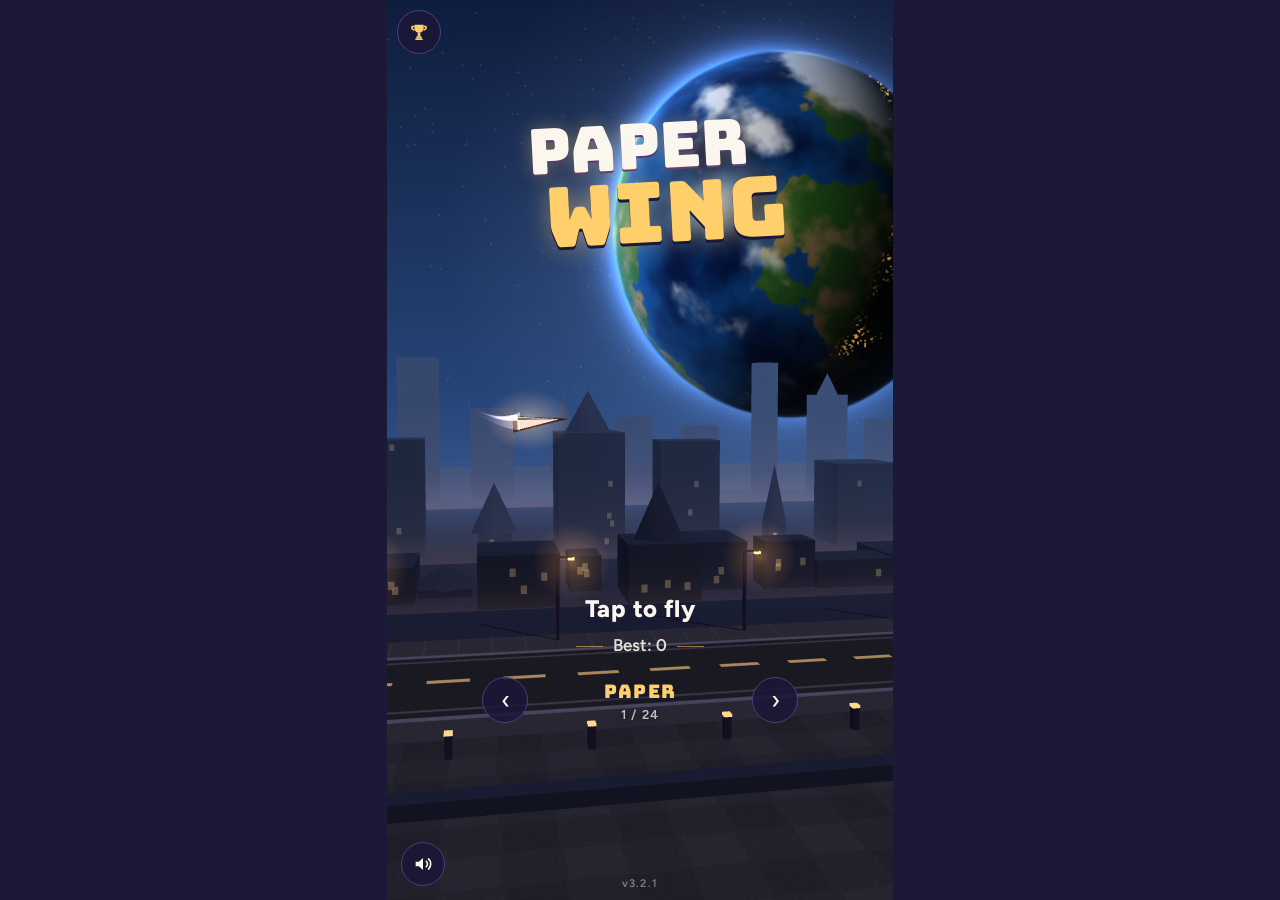
<file: index.html>
<!doctype html>
<html lang="en" translate="no" class="notranslate">
<head>
<meta charset="utf-8">
<meta name="google" content="notranslate">
<meta name="viewport" content="width=device-width, initial-scale=1, viewport-fit=cover, user-scalable=no">
<title>Paper Wing</title>
<meta name="description" content="Guide a paper plane between frozen clock towers under a giant black hole.">
<meta name="theme-color" content="#1b1838">
<link rel="manifest" href="manifest.webmanifest">
<link rel="icon" type="image/png" sizes="192x192" href="icons/icon-v2-192.png">
<link rel="apple-touch-icon" href="icons/apple-touch-icon-v2.png">
<meta name="apple-mobile-web-app-capable" content="yes">
<meta name="mobile-web-app-capable" content="yes">
<meta name="apple-mobile-web-app-status-bar-style" content="black-translucent">
<meta name="apple-mobile-web-app-title" content="Paper Wing">
<style>
  @font-face { font-family: "Bungee"; src: url("fonts/bungee-latin-400-normal.woff2") format("woff2"); font-weight: 400; font-display: swap; }
  /* v3.1.6: Türkçe büyük harfler (İ, Ş, Ğ) için genişletilmiş Latin alt kümesi — sadece bu harfler gerekince indirilir */
  @font-face { font-family: "Bungee"; src: url("fonts/bungee-latin-ext-400-normal.woff2") format("woff2"); font-weight: 400; font-display: swap; unicode-range: U+0100-02BA, U+02BD-02C5, U+02C7-02CC, U+02CE-02D7, U+02DD-02FF, U+1E00-1E9F, U+2020, U+20A0-20AB, U+20AD-20C0, U+2113; }
  @font-face { font-family: "Figtree"; src: url("fonts/figtree-latin-400-normal.woff2") format("woff2"); font-weight: 400; font-display: swap; }
  @font-face { font-family: "Figtree"; src: url("fonts/figtree-latin-600-normal.woff2") format("woff2"); font-weight: 600; font-display: swap; }
  @font-face { font-family: "Figtree"; src: url("fonts/figtree-latin-800-normal.woff2") format("woff2"); font-weight: 800; font-display: swap; }
  /* Tek dünya: alacakaranlıkta donmuş şehir, bu kez üç boyutlu. Tema bilinçli olarak koyu. */
  :root {
    --ink: #1b1838;
    --dusk: #5a3a6e;
    --paper: #fbf7ef;
    --glow: #ffcf6b;
    --panel: rgba(27, 24, 56, 0.86);
    --panel-edge: #4a3f7a;
    --font-display: "Bungee", "Impact", "Arial Black", sans-serif;
    --font-body: "Figtree", "Segoe UI", system-ui, sans-serif;
    color-scheme: dark;
  }
  *, *::before, *::after { box-sizing: border-box; }
  [hidden] { display: none !important; }
  html, body { height: 100%; }
  body {
    margin: 0; background: var(--ink); color: var(--paper); font-family: var(--font-body);
    overflow: hidden; overscroll-behavior: none; -webkit-tap-highlight-color: transparent;
    user-select: none; -webkit-user-select: none;
  }
  #stage { position: fixed; inset: 0; display: grid; place-items: center; background: var(--ink); touch-action: none; }
  #wrap { position: relative; }
  #game { display: block; touch-action: none; }
  #hud { position: absolute; inset: 0; pointer-events: none; }
  #score {
    /* v3.0.3: tekrar üstte (tam ekranda gök cisimleri aşağı indiği için artık kapatmıyor) */
    position: absolute; top: max(1.6%, env(safe-area-inset-top, 0px)); left: 0; right: 0; text-align: center;
    font-family: var(--font-display); font-size: clamp(36px, 10.5vmin, 62px); color: var(--paper);
    text-shadow: 0 3px 0 var(--ink), 0 0 18px rgba(255, 207, 107, 0.35);
    font-variant-numeric: tabular-nums;
    transform-origin: 50% 60%;
  }
  #flash { position: absolute; inset: 0; background: var(--paper); opacity: 0; }
  #ver { position: absolute; bottom: 1.2%; left: 0; right: 0; text-align: center; font: 600 11px/1 var(--font-body); letter-spacing: .12em; color: var(--paper); opacity: .45; }
  #ui { position: fixed; inset: 0; touch-action: none; }
  #fallback { position: fixed; inset: 0; display: grid; place-items: center; padding-inline: 24px; text-align: center; background: var(--ink); }
  #fallback[hidden] { display: none; }
</style>
<link rel="preload" href="fonts/anton-latin-400-normal.woff2" as="font" type="font/woff2" crossorigin>
<link rel="stylesheet" href="ui.css">
</head>
<body>
<!-- v2.5: FYST açılış logosu (intro.js) — yükleme biter bitmez oynar, dokununca atlanır -->
<div id="intro" style="position:fixed;inset:0;background:#000;z-index:1000"><div id="introFlash"></div><div id="introLogo"><canvas id="introCv"></canvas><div class="introStar s1"></div><div class="introStar s2"></div><div class="introStar s3"></div></div></div>
<script src="intro.js"></script>

<div id="stage">
  <div id="wrap">
    <canvas id="game" aria-label="Paper Wing game"></canvas>
    <div id="hud"><div id="score" hidden></div><div id="flash"></div><div id="ver"></div></div>
  </div>
</div>
<div id="ui"></div>
<p id="fallback" hidden>This device can't run 3D graphics (WebGL).</p>

<script src="three.min.js"></script>
<script>
  window.KK = window.KK || {};
  // Her güncellemede bunu ve sw.js'deki VERSION'ı birlikte artır
  KK.APP_VERSION = '3.2.1';
  KK.W = 360; KK.H = 640; KK.GROUND_Y = 584;
  KK.PALETTE = { skyTop:'#1b1838', skyMid:'#5a3a6e', skyLow:'#e9825a', sun:'#ffcf6b', cityFar:'#3a2f5c', cityNear:'#26203f', tower:'#2e2852', towerEdge:'#4a3f7a', clockFace:'#f3ead8', clockInk:'#1b1838', paper:'#fbf7ef', paperShade:'#d9d0c0', ground:'#171430', groundTop:'#3d335f', glow:'#ffcf6b', text:'#fbf7ef' };
</script>
<!-- game.js ve ui.js 2D sürümden geldi; çizim modülü 3D ile değiştirildi -->
<script src="game.js"></script>
<script src="render3d.js"></script>
<script src="music.js"></script>
<script src="online.js"></script>
<script src="sfxburger.js"></script>
<script src="ui.js"></script>
<script>
(function () {
  var canvas = document.getElementById('game');
  if (!window.THREE) { document.getElementById('fallback').hidden = false; return; }

  // v2.5: daha keskin gezegenler için çözünürlük sınırı 1.75 → 2.0 (piksel yükü 2.0²/1.75² = +%31).
  // Koruma: oynarken ilk 180 karenin ortalaması 50 fps altındaysa sınır 1.5'e iner (1.5²/1.75² = −%26).
  // v3.0: kademeli otomatik kalite. Her 180 karelik ölçümde ortalama < 50 fps ise bir kademe iner:
  //   0: DPR 2.0 + gölge → 1: DPR 1.5 (piksel −%44) → 2: DPR 1.25 (−%61) → 3: DPR 1.25 + gölgeler kapalı
  // Seçilen kademe cihazda saklanır, sonraki açılışta oradan başlar (her seferinde baştan yavaşlamasın).
  var PERF_KEY = 'kk.perf', LV_DPR = [2.0, 1.5, 1.25, 1.25];
  var perfLv = 0; try { perfLv = Math.max(0, Math.min(3, parseInt(localStorage.getItem(PERF_KEY), 10) || 0)); } catch (e) { /* yoksay */ }
  var dprCap = LV_DPR[perfLv], perfN = 0, perfMs = 0, perfDone = perfLv >= 3;
  function resize() {
    var dpr = Math.min(window.devicePixelRatio || 1, dprCap); // 3D'de piksel yükünü sınırla (v2.5: 2.0, yavaş cihazda 1.5)
    var scale = Math.min(window.innerWidth / KK.W, window.innerHeight / KK.H);
    var cssW = Math.floor(KK.W * scale), cssH = Math.floor(KK.H * scale);
    // v3.0: telefon ekranı 9:16'dan uzunsa (çoğu telefon ~9:20) tüm ekranı kapla — üst/alt şeritler kalkar.
    // En fazla 9:22'ye kadar uzar (daha uzun ekranlarda küçük şerit kalır). Geniş ekranda (PC) eski çerçeve.
    if (window.innerHeight / window.innerWidth > KK.H / KK.W) { cssW = window.innerWidth; cssH = Math.min(window.innerHeight, Math.floor(cssW * 22 / 9)); }
    canvas.style.width = cssW + 'px'; canvas.style.height = cssH + 'px';
    document.getElementById('wrap').style.width = cssW + 'px';
    document.getElementById('wrap').style.height = cssH + 'px';
    KK.Render3D.resize(cssW, cssH, dpr);
  }

  var state = KK.Game.create();
  try { KK.Render3D.init(canvas, document.getElementById('hud')); }
  catch (err) { document.getElementById('fallback').hidden = false; return; }
  if (perfLv >= 3 && KK.Render3D.lowPower) KK.Render3D.lowPower();
  window.addEventListener('resize', resize);
  resize();

  KK.UI.init({
    root: document.getElementById('ui'),
    canvas: canvas,
    getState: function () { return state; },
    onFlap: function () { KK.Game.flap(state); },
    onRestart: function () { KK.Game.reset(state, KK.UI.startOpts ? KK.UI.startOpts() : null); }   // v2.2: son checkpoint'ten
  });
  if (KK.UI.startOpts) KK.Game.reset(state, KK.UI.startOpts());   // açılışta da kayıtlı checkpoint'ten başla

  var verEl = document.getElementById('ver');
  verEl.textContent = 'v' + KK.APP_VERSION;
  var last = performance.now(), hitStop = 0;
  function frame(now) {
    var rawMs = now - last;
    var dt = Math.min(rawMs / 1000, 1 / 30);
    last = now;
    var paused = KK.UI.isPaused && KK.UI.isPaused();   // v2.0: durdurulmuşken oyun donar
    // v2.1: çarpma anında 80 ms "hit-stop" — darbe hissedilsin diye oyun bir an donar
    if (hitStop > 0) { hitStop -= dt; paused = true; }
    if (!paused) {
      KK.Game.update(state, dt);
      if (state.events.indexOf('bump') >= 0 || state.events.indexOf('hit') >= 0) hitStop = 0.08;
      else if (state.events.indexOf('shield') >= 0) hitStop = 0.05;   // v2.5: kalkan patlayınca daha kısa bir duraklama
    }
    if (!perfDone && state.mode === 'playing' && !paused && rawMs < 250) {
      perfN++; perfMs += rawMs;
      if (perfN >= 180) {
        if (1000 * perfN / perfMs < 50) {
          perfLv++; dprCap = LV_DPR[perfLv]; resize();
          if (perfLv >= 3 && KK.Render3D.lowPower) KK.Render3D.lowPower();
          try { localStorage.setItem(PERF_KEY, String(perfLv)); } catch (e) { /* yoksay */ }
          perfDone = perfLv >= 3;
        } else perfDone = true;            // yeterince akıcı → ölçüm biter
        perfN = 0; perfMs = 0;
      }
    }
    state.best = KK.UI.getBest();
    if (KK.UI.skinFor) KK.Render3D.setSkin(KK.UI.skinFor(state.mode));
    KK.Render3D.draw(state, paused ? 0 : dt, dt);
    KK.UI.handleEvents(state.events, state);
    KK.UI.update(state);
    state.events.length = 0;
    var vh = state.mode !== 'ready'; if (verEl.hidden !== vh) verEl.hidden = vh;   // v3.0: DOM'a sadece değişince yaz
    // Yeni sürüm indirildiyse: oyun ortasında değil, ana ekrandayken sessizce yenile
    if (KK.updateReady && state.mode === 'ready') { KK.updateReady = false; location.reload(); return; }
    requestAnimationFrame(frame);
  }
  // ---- Test modu: linkin sonuna #bot eklenince otomatik pilot + fps sayacı ----
  var BOT = location.hash === '#bot';
  var fpsEl = null, fpsN = 0, fpsT = performance.now();
  if (BOT) {
    fpsEl = document.createElement('div');
    fpsEl.style.cssText = 'position:fixed;left:8px;bottom:8px;z-index:9;padding:4px 8px;border-radius:6px;background:rgba(27,24,56,.8);color:#ffcf6b;font:600 13px/1.2 monospace;pointer-events:none';
    document.body.appendChild(fpsEl);
  }
  function bot(now) {
    fpsN++;
    if (now - fpsT >= 1000) {
      fpsEl.textContent = fpsN + ' fps · ' + renderer() + ' · score ' + state.score;
      fpsN = 0; fpsT = now;
    }
    var p = state.plane;
    if (state.mode === 'dead') { if (state.modeTime > 1.2) KK.Game.reset(state); return; }
    var g = state.gates.find(function (g) { return g.x + g.w > p.x - 15; });
    var target = g ? g.gapY + 16 : 320;
    if (state.mode === 'ready' || (p.y > target && p.vy > -40)) KK.Game.flap(state);
  }
  var glName = null;
  function renderer() {
    if (glName) return glName;
    try {
      var gl = canvas.getContext('webgl2') || canvas.getContext('webgl');
      var ext = gl && gl.getExtension('WEBGL_debug_renderer_info');
      glName = ext ? String(gl.getParameter(ext.UNMASKED_RENDERER_WEBGL)).replace(/^ANGLE \(|\)$/g, '').slice(0, 48) : 'WebGL';
    } catch (e) { glName = 'WebGL'; }
    return glName;
  }
  if (BOT) {
    var inner = frame;
    frame = function (now) { bot(now); inner(now); };
  }
  requestAnimationFrame(frame);
  KK.__state = function () { return state; };
})();
</script>
<script>
  // Çevrimdışı çalışma + "Uygulamayı yükle" için service worker
  if ('serviceWorker' in navigator) {
    // İlk kurulumda zaten yeni sürüm açık; sonraki bir güncelleme devreye girince ana ekranda yenile
    var hadController = !!navigator.serviceWorker.controller;
    navigator.serviceWorker.addEventListener('controllerchange', function () {
      if (hadController) window.KK.updateReady = true;
      hadController = true;
    });
    window.addEventListener('load', function () {
      navigator.serviceWorker.register('sw.js').then(function (reg) {
        // v1.5: uygulama arka plandan öne gelince de güncelleme sor (tam kapatmaya gerek kalmasın)
        document.addEventListener('visibilitychange', function () {
          if (document.visibilityState === 'visible') reg.update().catch(function () {});
        });
        setInterval(function () { reg.update().catch(function () {}); }, 30 * 60 * 1000);
      }).catch(function () {});
    });
  }
</script>
</body>
</html>
</file>
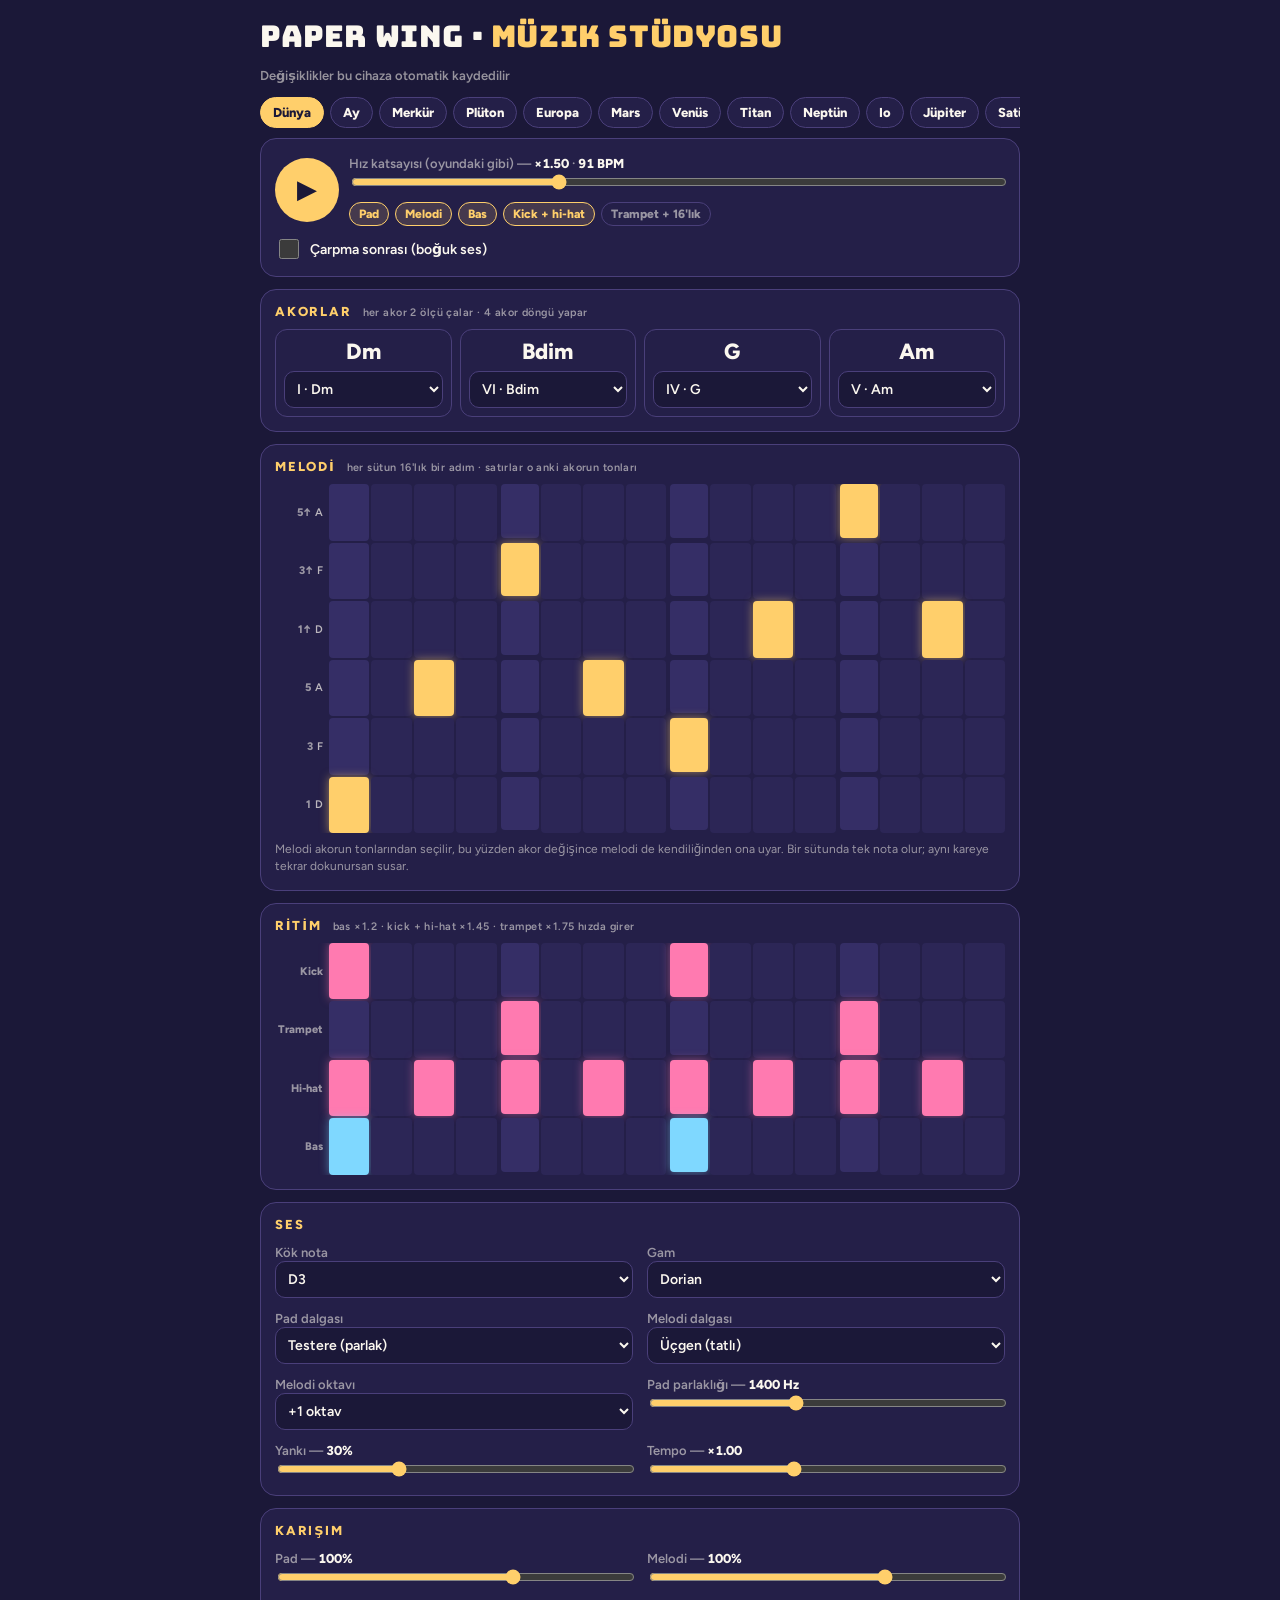
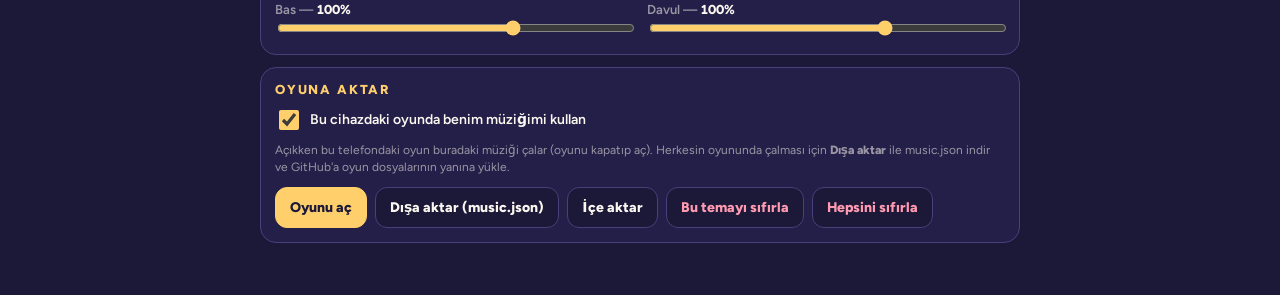
<file: editor.html>
<!doctype html>
<html lang="tr" translate="no" class="notranslate">
<head>
<meta charset="utf-8">
<meta name="viewport" content="width=device-width, initial-scale=1, viewport-fit=cover">
<meta name="google" content="notranslate">
<title>Paper Wing · Müzik Stüdyosu</title>
<link rel="icon" href="icons/icon-192.png">
<style>
  @font-face { font-family: "Bungee"; src: url("fonts/bungee-latin-400-normal.woff2") format("woff2"); font-display: swap; }
  @font-face { font-family: "Figtree"; src: url("fonts/figtree-latin-400-normal.woff2") format("woff2"); font-weight: 400; font-display: swap; }
  @font-face { font-family: "Figtree"; src: url("fonts/figtree-latin-600-normal.woff2") format("woff2"); font-weight: 600; font-display: swap; }
  @font-face { font-family: "Figtree"; src: url("fonts/figtree-latin-800-normal.woff2") format("woff2"); font-weight: 800; font-display: swap; }
  :root {
    --ink: #1b1838; --ink2: #241f48; --dusk: #5a3a6e; --paper: #fbf7ef; --glow: #ffcf6b; --edge: #4a3f7a;
    --dim: rgba(251, 247, 239, .55); --cell: #2c2656; --on: #ffcf6b; --play: #6fd8e0;
    --font-display: "Bungee", "Arial Black", sans-serif; --font-body: "Figtree", system-ui, sans-serif;
    color-scheme: dark;
  }
  * { box-sizing: border-box; }
  html, body { margin: 0; background: var(--ink); color: var(--paper); font-family: var(--font-body); -webkit-tap-highlight-color: transparent; }
  body { padding: max(12px, env(safe-area-inset-top)) 16px 40px; }
  .wrap { max-width: 760px; margin: 0 auto; }
  header { display: flex; align-items: baseline; justify-content: space-between; gap: 12px; flex-wrap: wrap; margin: 4px 0 12px; }
  h1 { margin: 0; font-family: var(--font-display); font-weight: 400; font-size: clamp(20px, 6vw, 30px); letter-spacing: .02em; }
  h1 span { color: var(--glow); }
  .status { font-size: 13px; font-weight: 600; color: var(--dim); }
  .status.ok { color: #7ff0b0; }
  h2 { margin: 0 0 10px; font-size: 13px; font-weight: 800; letter-spacing: .14em; text-transform: uppercase; color: var(--glow); }
  h2 small { font-weight: 600; letter-spacing: .04em; text-transform: none; color: var(--dim); margin-left: 6px; }
  .card { background: var(--ink2); border: 1px solid var(--edge); border-radius: 16px; padding: 14px; margin: 0 0 12px; }
  .chips { display: flex; gap: 6px; overflow-x: auto; padding: 2px 0 10px; scrollbar-width: thin; }
  .chip { flex: none; padding: 8px 12px; border-radius: 999px; border: 1px solid var(--edge); background: var(--ink2); color: var(--paper);
          font: 800 13px/1 var(--font-body); cursor: pointer; white-space: nowrap; }
  .chip.on { background: var(--glow); color: var(--ink); border-color: var(--glow); }
  .chip .dot { display: inline-block; width: 6px; height: 6px; border-radius: 50%; background: #ff7ab0; margin-left: 6px; vertical-align: middle; }
  .row { display: flex; align-items: center; gap: 10px; flex-wrap: wrap; }
  .play { width: 64px; height: 64px; border-radius: 50%; border: 0; background: var(--glow); color: var(--ink); font-size: 26px; cursor: pointer; flex: none; }
  .play.on { background: var(--play); }
  .grow { flex: 1 1 200px; min-width: 0; }
  label { font-size: 13px; font-weight: 600; color: var(--dim); }
  input[type=range] { width: 100%; accent-color: var(--glow); }
  .val { font-weight: 800; color: var(--paper); font-variant-numeric: tabular-nums; }
  .pills { display: flex; gap: 6px; flex-wrap: wrap; margin-top: 8px; }
  .pill { padding: 4px 9px; border-radius: 999px; font-size: 12px; font-weight: 800; border: 1px solid var(--edge); color: var(--dim); }
  .pill.on { background: rgba(255, 207, 107, .15); border-color: var(--glow); color: var(--glow); }
  .toggle { display: inline-flex; align-items: center; gap: 8px; font-size: 14px; font-weight: 600; color: var(--paper); cursor: pointer; }
  .toggle input { width: 20px; height: 20px; accent-color: var(--glow); }
  .chords { display: grid; grid-template-columns: repeat(4, 1fr); gap: 8px; }
  .chord { border: 1px solid var(--edge); border-radius: 12px; padding: 8px; text-align: center; transition: background .15s; }
  .chord.now { background: rgba(111, 216, 224, .16); border-color: var(--play); }
  .chord b { display: block; font-family: var(--font-body); font-weight: 800; font-size: 22px; margin-bottom: 6px; }
  select { width: 100%; padding: 8px; border-radius: 10px; border: 1px solid var(--edge); background: var(--ink); color: var(--paper); font: 600 14px var(--font-body); }
  .gridwrap { overflow-x: auto; }
  .grid { display: grid; grid-template-columns: 52px repeat(16, minmax(0, 1fr)); gap: 2px; }
  .grid .cell:nth-child(17n + 6), .grid .cell:nth-child(17n + 10), .grid .cell:nth-child(17n + 14) { margin-left: 2px; }
  .grid .lab { font-size: 11px; font-weight: 800; color: var(--dim); display: flex; align-items: center; justify-content: flex-end; padding-right: 4px; white-space: nowrap; }
  .grid .lab em { font-style: normal; color: var(--paper); margin-left: 4px; font-weight: 600; opacity: .7; }
  .cell { aspect-ratio: 1 / 1.4; border-radius: 4px; background: var(--cell); border: 0; padding: 0; cursor: pointer; }
  .cell.beat { background: #352e66; }
  .cell.on { background: var(--on); box-shadow: 0 0 10px rgba(255, 207, 107, .55); }
  .cell.drum.on { background: #ff7ab0; box-shadow: 0 0 10px rgba(255, 122, 176, .5); }
  .cell.bass.on { background: #7fd8ff; box-shadow: 0 0 10px rgba(127, 216, 255, .5); }
  .cell.head { outline: 2px solid var(--play); outline-offset: -2px; }
  .hint { font-size: 12px; color: var(--dim); margin: 8px 0 0; line-height: 1.45; }
  .two { display: grid; grid-template-columns: 1fr 1fr; gap: 10px 14px; }
  @media (max-width: 480px) { .two { grid-template-columns: 1fr; } .chords { grid-template-columns: repeat(2, 1fr); } }
  .btns { display: flex; gap: 8px; flex-wrap: wrap; }
  .btn { padding: 11px 14px; border-radius: 12px; border: 1px solid var(--edge); background: var(--ink); color: var(--paper); font: 800 14px var(--font-body); cursor: pointer; text-decoration: none; }
  .btn.main { background: var(--glow); color: var(--ink); border-color: var(--glow); }
  .btn.warn { color: #ff9ab0; }
  button:focus-visible, select:focus-visible, input:focus-visible, a:focus-visible { outline: 3px solid var(--glow); outline-offset: 2px; }
</style>
</head>
<body>
<div class="wrap">
  <header>
    <h1>Paper Wing · <span>Müzik Stüdyosu</span></h1>
    <div class="status" id="status">Değişiklikler bu cihaza otomatik kaydedilir</div>
  </header>

  <div class="chips" id="chips" role="tablist" aria-label="Gök cismi"></div>

  <section class="card">
    <div class="row">
      <button class="play" id="play" aria-label="Çal">▶</button>
      <div class="grow">
        <label for="mult">Hız katsayısı (oyundaki gibi) — <span class="val" id="multV">×1.50</span> · <span class="val" id="bpmV">91 BPM</span></label>
        <input type="range" id="mult" min="1" max="2.6" step="0.05" value="1.5">
        <div class="pills" id="pills"></div>
      </div>
    </div>
    <div class="row" style="margin-top:10px">
      <label class="toggle"><input type="checkbox" id="fire"> Çarpma sonrası (boğuk ses)</label>
    </div>
  </section>

  <section class="card">
    <h2>Akorlar <small>her akor 2 ölçü çalar · 4 akor döngü yapar</small></h2>
    <div class="chords" id="chords"></div>
  </section>

  <section class="card">
    <h2>Melodi <small>her sütun 16'lık bir adım · satırlar o anki akorun tonları</small></h2>
    <div class="gridwrap"><div class="grid" id="melody"></div></div>
    <p class="hint">Melodi akorun tonlarından seçilir, bu yüzden akor değişince melodi de kendiliğinden ona uyar. Bir sütunda tek nota olur; aynı kareye tekrar dokunursan susar.</p>
  </section>

  <section class="card">
    <h2>Ritim <small>bas ×1.2 · kick + hi-hat ×1.45 · trampet ×1.75 hızda girer</small></h2>
    <div class="gridwrap"><div class="grid" id="drums"></div></div>
  </section>

  <section class="card">
    <h2>Ses</h2>
    <div class="two">
      <div><label for="root">Kök nota</label><select id="root"></select></div>
      <div><label for="scale">Gam</label><select id="scale"></select></div>
      <div><label for="pad">Pad dalgası</label><select id="pad"></select></div>
      <div><label for="arpW">Melodi dalgası</label><select id="arpW"></select></div>
      <div><label for="oct">Melodi oktavı</label><select id="oct"><option value="0">Kök oktav</option><option value="12">+1 oktav</option><option value="24">+2 oktav</option><option value="36">+3 oktav</option></select></div>
      <div><label for="cut">Pad parlaklığı — <span class="val" id="cutV"></span></label><input type="range" id="cut" min="300" max="3000" step="50"></div>
      <div><label for="rev">Yankı — <span class="val" id="revV"></span></label><input type="range" id="rev" min="0" max="0.9" step="0.05"></div>
      <div><label for="tempo">Tempo — <span class="val" id="tempoV"></span></label><input type="range" id="tempo" min="0.6" max="1.6" step="0.05"></div>
    </div>
  </section>

  <section class="card">
    <h2>Karışım</h2>
    <div class="two" id="mix"></div>
  </section>

  <section class="card">
    <h2>Oyuna aktar</h2>
    <label class="toggle"><input type="checkbox" id="use"> Bu cihazdaki oyunda benim müziğimi kullan</label>
    <p class="hint">Açıkken bu telefondaki oyun buradaki müziği çalar (oyunu kapatıp aç). Herkesin oyununda çalması için <b>Dışa aktar</b> ile music.json indir ve GitHub'a oyun dosyalarının yanına yükle.</p>
    <div class="btns" style="margin-top:10px">
      <a class="btn main" href="index.html">Oyunu aç</a>
      <button class="btn" id="export">Dışa aktar (music.json)</button>
      <button class="btn" id="importBtn">İçe aktar</button>
      <input type="file" id="importFile" accept="application/json,.json" hidden>
      <button class="btn warn" id="resetOne">Bu temayı sıfırla</button>
      <button class="btn warn" id="resetAll">Hepsini sıfırla</button>
    </div>
  </section>
</div>

<script src="music.js"></script>
<script>
(function () {
  'use strict';
  var Mu = KK.Music, $ = function (id) { return document.getElementById(id); };
  // v2.6: oyundaki yeni sıra (render3d.js ORDER ile aynı)
  var NAMES = ['Dünya', 'Ay', 'Merkür', 'Plüton', 'Europa', 'Mars', 'Venüs', 'Titan', 'Neptün', 'Io', 'Jüpiter', 'Satürn', 'Uranüs', 'Güneş',
               'Alpha Centauri', 'Oort', 'Betelgeuse', 'Orion', 'Andromeda', 'Samanyolu', 'Yaratılış Sütunları', 'Yengeç', 'Pulsar', 'TON 618'];
  var themes, cur = 0, ctx = null, engine = null, playing = false;

  // ---- Kayıt ----
  function save() {
    try {
      localStorage.setItem(Mu.LOCAL_KEY, JSON.stringify({ version: 1, themes: themes }));
      if (localStorage.getItem(Mu.USE_KEY) === null) { localStorage.setItem(Mu.USE_KEY, '1'); $('use').checked = true; }
      $('status').textContent = 'Kaydedildi ✓'; $('status').className = 'status ok';
    } catch (e) { $('status').textContent = 'Kaydedilemedi (tarayıcı depolaması kapalı)'; $('status').className = 'status'; }
    if (engine) engine.setThemes(themes);
    renderChips();
  }
  function edited(i) { return JSON.stringify(themes[i]) !== JSON.stringify(Mu.normalize(Mu.DEFAULTS[i], i)); }

  // ---- Ses (oyundakiyle aynı zincir: ön kazanç → yumuşak doyum → sınırlayıcı) ----
  function ensureAudio() {
    if (ctx) { if (ctx.state !== 'running') ctx.resume(); return; }
    var AC = window.AudioContext || window.webkitAudioContext;
    ctx = new AC();
    var master = ctx.createGain(), pre = ctx.createGain(), drive = ctx.createWaveShaper(), lim = ctx.createDynamicsCompressor();
    pre.gain.value = 1.6;   // v2.6: oyundaki yumuşatılmış sürüşle aynı (1.6 · tanh 1.2)
    var n = 1024, curve = new Float32Array(n), k = 1.2;
    for (var i = 0; i < n; i++) { var x = i / (n - 1) * 2 - 1; curve[i] = Math.tanh(k * x) / Math.tanh(k); }
    drive.curve = curve; drive.oversample = '2x';
    lim.threshold.value = -9; lim.knee.value = 4; lim.ratio.value = 16; lim.attack.value = 0.002; lim.release.value = 0.18;
    master.connect(pre); pre.connect(drive); drive.connect(lim); lim.connect(ctx.destination);
    var len = ctx.sampleRate, noise = ctx.createBuffer(1, len, ctx.sampleRate), d = noise.getChannelData(0);
    for (i = 0; i < len; i++) d[i] = Math.random() * 2 - 1;
    var ir = ctx.createBuffer(2, ctx.sampleRate * 3, ctx.sampleRate);
    for (var ch = 0; ch < 2; ch++) { var c2 = ir.getChannelData(ch); for (i = 0; i < c2.length; i++) c2[i] = (Math.random() * 2 - 1) * Math.pow(1 - i / c2.length, 3); }
    var conv = ctx.createConvolver(); conv.buffer = ir; var wet = ctx.createGain(); wet.gain.value = 0.55; conv.connect(wet); wet.connect(master);
    engine = Mu.create({ ctx: ctx, out: master, noise: noise, reverb: conv, vol: 0.24, themes: themes });
    engine.onStep = function (b, chord, t) {
      setTimeout(function () { if (playing) playhead(b, chord); }, Math.max(0, (t - ctx.currentTime) * 1000));
    };
  }
  function push() {
    if (!engine) return;
    engine.update({ mode: 'playing', mult: +$('mult').value, fireOut: $('fire').checked, hush: false, on: playing, want: cur });
  }
  $('play').onclick = function () {
    ensureAudio();
    playing = !playing;
    $('play').textContent = playing ? '■' : '▶'; $('play').classList.toggle('on', playing);
    $('play').setAttribute('aria-label', playing ? 'Durdur' : 'Çal');
    if (playing) { engine.jump(cur); engine.start(); } else { engine.stop(); playhead(-1, -1); }
    push();
  };

  // ---- Görünüm ----
  function renderChips() {
    var box = $('chips'); box.innerHTML = '';
    NAMES.forEach(function (n, i) {
      var b = document.createElement('button');
      b.className = 'chip' + (i === cur ? ' on' : ''); b.setAttribute('role', 'tab'); b.setAttribute('aria-selected', i === cur);
      b.innerHTML = n + (edited(i) ? '<span class="dot" title="Düzenlendi"></span>' : '');
      b.onclick = function () { cur = i; renderAll(); if (engine) { engine.jump(cur); push(); } };
      box.appendChild(b);
    });
  }
  function opt(sel, items, val) {
    sel.innerHTML = items.map(function (it) { return '<option value="' + it[0] + '"' + (String(it[0]) === String(val) ? ' selected' : '') + '>' + it[1] + '</option>'; }).join('');
  }
  var ROMAN = ['I', 'II', 'III', 'IV', 'V', 'VI', 'VII'];
  function renderChords() {
    var T = themes[cur], box = $('chords'); box.innerHTML = '';
    T.prog.forEach(function (d, k) {
      var div = document.createElement('div'); div.className = 'chord'; div.id = 'ch' + k;
      div.innerHTML = '<b>' + Mu.chordName(T, d) + '</b>';
      var s = document.createElement('select'); s.setAttribute('aria-label', (k + 1) + '. akor');
      opt(s, ROMAN.map(function (r, i) { return [i, r + ' · ' + Mu.chordName(T, i)]; }), d);
      s.onchange = function () { T.prog[k] = +s.value; save(); renderChords(); renderMelody(); };
      div.appendChild(s); box.appendChild(div);
    });
  }
  var TONE_LAB = ['1', '3', '5', '1↑', '3↑', '5↑'];
  function cells(box, rows, cls, isOn, onTap) {
    box.innerHTML = '';
    rows.forEach(function (r) {
      var l = document.createElement('div'); l.className = 'lab'; l.innerHTML = r.label; box.appendChild(l);
      for (var s = 0; s < 16; s++) (function (s) {
        var c = document.createElement('button');
        c.className = 'cell ' + cls + (s % 4 === 0 ? ' beat' : '') + (isOn(r, s) ? ' on' : '');
        c.dataset.step = s; c.setAttribute('aria-label', r.name + ', adım ' + (s + 1));
        c.setAttribute('aria-pressed', isOn(r, s));
        c.onclick = function () { onTap(r, s); };
        box.appendChild(c);
      })(s);
    });
  }
  function renderMelody() {
    var T = themes[cur], tones = Mu.chordTones(T, T.prog[0]);
    var rows = [5, 4, 3, 2, 1, 0].map(function (k) {
      return { k: k, name: 'Ton ' + TONE_LAB[k], label: TONE_LAB[k] + '<em>' + Mu.noteName(T.root + T.oct + tones[k]).replace(/\d+$/, '') + '</em>' };
    });
    cells($('melody'), rows, 'mel', function (r, s) { return T.arp[s] === r.k; }, function (r, s) {
      T.arp[s] = T.arp[s] === r.k ? -1 : r.k; save(); renderMelody();
    });
  }
  function renderDrums() {
    var T = themes[cur];
    var rows = [{ key: 'kick', name: 'Kick', label: 'Kick', cls: 'drum' }, { key: 'snare', name: 'Trampet', label: 'Trampet', cls: 'drum' },
                { key: 'hat', name: 'Hi-hat', label: 'Hi-hat', cls: 'drum' }, { key: 'bass', name: 'Bas', label: 'Bas', cls: 'bass' }];
    var box = $('drums'); box.innerHTML = '';
    rows.forEach(function (r) {
      var l = document.createElement('div'); l.className = 'lab'; l.textContent = r.label; box.appendChild(l);
      for (var s = 0; s < 16; s++) (function (s) {
        var on = T[r.key].indexOf(s) >= 0, c = document.createElement('button');
        c.className = 'cell ' + r.cls + (s % 4 === 0 ? ' beat' : '') + (on ? ' on' : '');
        c.dataset.step = s; c.setAttribute('aria-label', r.name + ', adım ' + (s + 1)); c.setAttribute('aria-pressed', on);
        c.onclick = function () {
          var a = T[r.key], i = a.indexOf(s);
          if (i >= 0) a.splice(i, 1); else { a.push(s); a.sort(function (x, y) { return x - y; }); }
          save(); renderDrums();
        };
        box.appendChild(c);
      })(s);
    });
  }
  function renderSound() {
    var T = themes[cur], roots = [];
    for (var m = 28; m <= 59; m++) roots.push([m, Mu.noteName(m)]);
    opt($('root'), roots, T.root);
    opt($('scale'), Object.keys(Mu.SCALES).map(function (k) { return [k, Mu.SCALE_NAMES[k]]; }), T.scale);
    var waves = [['sine', 'Sinüs (yumuşak)'], ['triangle', 'Üçgen (tatlı)'], ['sawtooth', 'Testere (parlak)'], ['square', 'Kare (oyunsu)']];
    opt($('pad'), waves, T.pad); opt($('arpW'), waves, T.arpW);
    $('oct').value = String(T.oct);
    $('cut').value = T.cut; $('cutV').textContent = T.cut + ' Hz';
    $('rev').value = T.rev; $('revV').textContent = Math.round(T.rev * 100) + '%';
    $('tempo').value = T.tempo || 1; showTempo();
    var mix = $('mix'); mix.innerHTML = '';
    [['pad', 'Pad'], ['arp', 'Melodi'], ['bass', 'Bas'], ['drums', 'Davul']].forEach(function (p) {
      var w = document.createElement('div');
      w.innerHTML = '<label>' + p[1] + ' — <span class="val">' + Math.round(T.mix[p[0]] * 100) + '%</span></label><input type="range" min="0" max="1.5" step="0.05" value="' + T.mix[p[0]] + '" aria-label="' + p[1] + ' sesi">';
      var r = w.querySelector('input'), v = w.querySelector('.val');
      r.oninput = function () { T.mix[p[0]] = +r.value; v.textContent = Math.round(r.value * 100) + '%'; };
      r.onchange = save;
      mix.appendChild(w);
    });
  }
  ['root', 'scale', 'pad', 'arpW', 'oct'].forEach(function (id) {
    $(id).onchange = function () {
      var T = themes[cur], v = $(id).value;
      T[id] = (id === 'root' || id === 'oct') ? +v : v;
      save(); renderChords(); renderMelody();
    };
  });
  $('cut').oninput = function () { themes[cur].cut = +$('cut').value; $('cutV').textContent = $('cut').value + ' Hz'; };
  $('cut').onchange = save;
  $('rev').oninput = function () { themes[cur].rev = +$('rev').value; $('revV').textContent = Math.round($('rev').value * 100) + '%'; };
  $('rev').onchange = save;
  // v2.6: tema temposu (çarpan). Oyunda BPM = (72 + 38·(hız − 1)) · tempo
  function showTempo() {
    var tp = themes[cur].tempo || 1, k = +$('mult').value;
    $('tempoV').textContent = '×' + tp.toFixed(2);
    $('bpmV').textContent = Math.round((72 + 38 * (k - 1)) * tp) + ' BPM';
  }
  $('tempo').oninput = function () { themes[cur].tempo = +$('tempo').value; showTempo(); };
  $('tempo').onchange = save;

  function renderPills() {
    var k = +$('mult').value;
    $('multV').textContent = '×' + k.toFixed(2); $('bpmV').textContent = Math.round((72 + 38 * (k - 1)) * ((themes && themes[cur] && themes[cur].tempo) || 1)) + ' BPM';
    $('pills').innerHTML = [['Pad', 1], ['Melodi', 1], ['Bas', 1.2], ['Kick + hi-hat', 1.45], ['Trampet + 16\'lık', 1.75]].map(function (p) {
      return '<span class="pill' + (k >= p[1] ? ' on' : '') + '">' + p[0] + '</span>';
    }).join('');
  }
  $('mult').oninput = function () { renderPills(); push(); };
  $('fire').onchange = push;

  // Çalma kafası: o anki adım ve akor vurgulanır
  function playhead(b, chord) {
    document.querySelectorAll('.cell.head').forEach(function (c) { c.classList.remove('head'); });
    document.querySelectorAll('.chord.now').forEach(function (c) { c.classList.remove('now'); });
    if (b < 0) return;
    document.querySelectorAll('.cell[data-step="' + b + '"]').forEach(function (c) { c.classList.add('head'); });
    var ch = $('ch' + chord); if (ch) ch.classList.add('now');
  }

  // ---- Dışa / içe aktarma, sıfırlama ----
  $('export').onclick = function () {
    var blob = new Blob([JSON.stringify({ version: 1, themes: themes }, null, 1)], { type: 'application/json' });
    var plain = function () {
      var a = document.createElement('a'); a.href = URL.createObjectURL(blob); a.download = 'music.json';
      document.body.appendChild(a); a.click(); setTimeout(function () { URL.revokeObjectURL(a.href); a.remove(); }, 500);
    };
    // Claude içinde açıldıysa indirme izni ile, değilse normal indirme
    if (window.claude && window.claude.use) {
      window.claude.use('downloads').then(function (ns) {
        if (!ns) return plain();
        ns.save({ filename: 'music.json', data: blob }).then(function () { $('status').textContent = 'music.json kaydedildi ✓'; $('status').className = 'status ok'; }, function () {});
      }, plain);
    } else plain();
  };
  $('importBtn').onclick = function () { $('importFile').click(); };
  $('importFile').onchange = function () {
    var f = this.files[0]; if (!f) return;
    f.text().then(function (txt) {
      var data = JSON.parse(txt); themes = Mu.normalizeAll(data.themes); save(); renderAll();
      $('status').textContent = 'İçe aktarıldı ✓';
    }).catch(function () { $('status').textContent = 'Dosya okunamadı'; $('status').className = 'status'; });
  };
  // v2.6: onay penceresi yerine iki kez basma (bazı ortamlarda confirm() hiç açılmıyor)
  function twice(btn, fn) {
    var label = btn.textContent, armed = false, tm = 0;
    btn.onclick = function () {
      if (!armed) { armed = true; btn.textContent = 'Emin misin? Tekrar bas'; tm = setTimeout(function () { armed = false; btn.textContent = label; }, 3000); return; }
      clearTimeout(tm); armed = false; btn.textContent = label; fn();
    };
  }
  twice($('resetOne'), function () { themes[cur] = Mu.normalize(Mu.DEFAULTS[cur], cur); save(); renderAll(); });
  twice($('resetAll'), function () { themes = Mu.normalizeAll(null); save(); renderAll(); });
  $('use').onchange = function () { try { localStorage.setItem(Mu.USE_KEY, $('use').checked ? '1' : '0'); } catch (e) {} };

  function renderAll() { renderChips(); renderChords(); renderMelody(); renderDrums(); renderSound(); renderPills(); }

  // Başlangıç: bu cihazdaki kayıt varsa o, yoksa yayınlanmış/varsayılan temalar
  var loc = Mu.readLocal();
  try { $('use').checked = localStorage.getItem(Mu.USE_KEY) !== '0'; } catch (e) {}
  (loc && loc.themes ? Promise.resolve(Mu.normalizeAll(loc.themes)) : Mu.load()).then(function (list) { themes = list; renderAll(); });
})();
</script>
</body>
</html>
</file>
<file: ui.css>
@charset "UTF-8";
/* Kağıt Kanat — arayüz katmanları
   Renkler yalnızca index.html değişkenlerinden: --ink --paper --glow --dusk --panel --panel-edge */

.kk-ui {
  --kk-x: 0px;
  --kk-y: 0px;
  --kk-w: 100vw;
  --kk-h: 100vh;
  --kk-r: 0px;
  --kk-ease: cubic-bezier(.2, .8, .2, 1);
  font-family: var(--font-body);
  color: var(--paper);
  -webkit-touch-callout: none;
  user-select: none;
  -webkit-user-select: none;
  cursor: pointer;
}

/* Canvas'ın ekrandaki dikdörtgenine hizalı çerçeve (JS konumlar) */
.kk-frame {
  position: absolute;
  left: var(--kk-x);
  top: var(--kk-y);
  width: var(--kk-w);
  height: var(--kk-h);
  container-type: size;
  pointer-events: none;
}

/* ---------- Ortak katman geçişi ---------- */
.kk-layer {
  position: absolute;
  inset: 0;
  opacity: 0;
  visibility: hidden;          /* gizliyken tıklanamaz ve odaklanamaz */
  pointer-events: none;
  transition: opacity .28s ease, visibility 0s linear .28s;
}
.kk-layer.is-on {
  opacity: 1;
  visibility: visible;
  transition: opacity .28s ease, visibility 0s;
}

/* ---------- Hazır ekranı ---------- */
.kk-ready > * {
  position: absolute;
  left: 0;
  right: 0;
  margin: 0;
  text-align: center;
}

.kk-eyebrow {
  top: max(9%, calc(env(safe-area-inset-top, 0px) + 12px - var(--kk-y)));
  font-size: 13px;
  font-size: clamp(11px, 3.4cqw, 15px);
  font-weight: 600;
  letter-spacing: .22em;
  text-transform: uppercase;
  color: var(--glow);
  opacity: .85;
}

.kk-title {
  top: 13%;
  font-family: var(--font-display);
  font-weight: 400;
  line-height: .92;
  letter-spacing: .01em;
  transform: rotate(-3deg);
  transform-origin: 50% 50%;
  transition: transform .5s var(--kk-ease);
}
.kk-title span { display: block; }
.kk-title-a {
  font-size: 44px;
  font-size: clamp(34px, 12.5cqw, 64px);
  color: var(--paper);
  text-shadow:
    0 2px 0 var(--dusk),
    0 0 18px rgba(255, 207, 107, .35);           /* --glow */
  text-shadow:
    0 2px 0 var(--dusk),
    0 0 18px color-mix(in srgb, var(--glow) 35%, transparent);
}
.kk-title-b {
  font-size: 58px;
  font-size: clamp(44px, 16.5cqw, 84px);
  color: var(--glow);
  margin-left: .6em;                               /* kanat gibi hafif kayık */
  text-shadow:
    0 3px 0 var(--ink),
    0 0 26px rgba(255, 207, 107, .45);
  text-shadow:
    0 3px 0 var(--ink),
    0 0 26px color-mix(in srgb, var(--glow) 45%, transparent);
}
.kk-ready:not(.is-on) .kk-title { transform: rotate(-3deg) translateY(-14px); }

.kk-tap {
  top: 66%;
  font-size: 20px;
  font-size: clamp(17px, 5.4cqw, 24px);
  font-weight: 800;
  letter-spacing: .02em;
  text-shadow: 0 2px 8px var(--ink);
  animation: kk-pulse 1.6s ease-in-out infinite;
}

.kk-ready-best {
  top: calc(66% + 2.4em);
  font-size: 15px;
  font-size: clamp(13px, 4cqw, 17px);
  font-weight: 600;
  font-variant-numeric: tabular-nums;
}
.kk-ready-best::before,
.kk-ready-best::after {
  content: "";
  display: inline-block;
  width: 1.6em;
  height: 1px;
  margin: 0 .6em;
  vertical-align: middle;
  background: var(--glow);
  opacity: .6;
}
.kk-ready-best {
  color: var(--paper);
  opacity: .9;
}

@keyframes kk-pulse {
  0%, 100% { opacity: .55; transform: scale(.98); }
  50%      { opacity: 1;   transform: scale(1.02); }
}

/* ---------- Ölüm paneli ---------- */
.kk-dead {
  display: flex;
  flex-direction: column;
  align-items: center;
  justify-content: center;
  gap: 18px;
  padding: 0 16px;
  background: radial-gradient(ellipse at 50% 45%, rgba(27, 24, 56, .15), rgba(27, 24, 56, .6));
  background: radial-gradient(ellipse at 50% 45%,
    color-mix(in srgb, var(--ink) 15%, transparent),
    color-mix(in srgb, var(--ink) 60%, transparent));
}

/* Kağıt kart: çizgili defter yaprağı + kıvrık köşe */
.kk-card {
  position: relative;
  box-sizing: border-box;
  width: min(84%, 300px);
  padding: 26px 22px 22px;
  text-align: center;
  color: var(--ink);
  background-color: var(--paper);
  background-image: repeating-linear-gradient(
    to bottom,
    transparent 0 27px,
    rgba(90, 58, 110, .14) 27px 28px);            /* --dusk çizgiler */
  background-image: repeating-linear-gradient(
    to bottom,
    transparent 0 27px,
    color-mix(in srgb, var(--dusk) 14%, transparent) 27px 28px);
  border-radius: 3px;
  box-shadow:
    0 1px 0 var(--panel-edge),
    0 18px 40px rgba(27, 24, 56, .55);
  box-shadow:
    0 1px 0 var(--panel-edge),
    0 18px 40px color-mix(in srgb, var(--ink) 55%, transparent);
  clip-path: polygon(0 0, calc(100% - 28px) 0, 100% 28px, 100% 100%, 0 100%);
  transform: rotate(-1.5deg);
  transition: transform .45s var(--kk-ease);
}
/* Kıvrık köşe (kartın kesilen köşesinin katlanmış hali) */
.kk-card::after {
  content: "";
  position: absolute;
  top: 0;
  right: 0;
  width: 28px;
  height: 28px;
  background: linear-gradient(225deg, transparent 50%, var(--glow) 50%);
  background: linear-gradient(225deg, transparent 50%,
    color-mix(in srgb, var(--glow) 55%, var(--paper)) 50%);
}
.kk-dead:not(.is-on) .kk-card {
  transform: translateY(26px) rotate(-5deg) scale(.96);
}

.kk-card-title {
  margin: 0 0 10px;
  font-family: var(--font-display);
  font-weight: 400;
  font-size: 34px;
  font-size: clamp(28px, 9.5cqw, 40px);
  line-height: 1;
  color: var(--dusk);
}

.kk-label {
  margin: 0;
  font-size: 12px;
  font-weight: 800;
  letter-spacing: .24em;
  text-transform: uppercase;
  color: var(--dusk);
}

.kk-score {
  margin: 0;
  font-family: var(--font-display);
  font-size: 72px;
  font-size: clamp(60px, 21cqw, 96px);
  line-height: 1.05;
  color: var(--ink);
  font-variant-numeric: tabular-nums;
}

.kk-card-best {
  margin: 2px 0 18px;
  font-size: 16px;
  font-weight: 600;
  color: var(--ink);
  font-variant-numeric: tabular-nums;
}

/* "Yeni rekor!" damgası (başlığın üstünde, sadece rekor olunca yer kaplar) */
.kk-badge {
  display: none;
  margin: -6px 0 10px;
  padding: 5px 12px 4px;
  font-family: var(--font-display);
  font-size: 14px;
  letter-spacing: .03em;
  color: var(--ink);
  background: var(--glow);
  border: 2px solid var(--ink);
  border-radius: 3px;
  transform: rotate(-6deg);
}
.kk-badge.is-on { display: inline-block; }
.kk-dead.is-on .kk-badge.is-on { animation: kk-stamp .4s var(--kk-ease) .3s both; }

@keyframes kk-stamp {
  from { opacity: 0; transform: rotate(-14deg) scale(1.8); }
  to   { opacity: 1; transform: rotate(-6deg) scale(1); }
}

/* ---------- Butonlar ---------- */
.kk-btn {
  pointer-events: auto;
  font: inherit;
  cursor: pointer;
  touch-action: manipulation;
  -webkit-tap-highlight-color: transparent;
}
.kk-btn:focus { outline: none; }
.kk-btn:focus-visible {
  outline: 3px solid var(--glow);
  outline-offset: 3px;
}

.kk-again {
  display: block;
  width: 100%;
  min-height: 52px;
  padding: 12px 18px;
  border: 0;
  border-radius: 999px;
  font-family: var(--font-display);
  font-size: 20px;
  letter-spacing: .02em;
  color: var(--paper);
  background: var(--ink);
  box-shadow: inset 0 -3px 0 var(--dusk), 0 0 0 2px var(--ink);
  transition: transform .12s ease, box-shadow .12s ease, background-color .12s ease;
}
.kk-again:hover { background: var(--dusk); box-shadow: inset 0 -3px 0 var(--ink), 0 0 0 2px var(--ink); }
.kk-again:active { transform: translateY(2px); box-shadow: inset 0 -1px 0 var(--dusk), 0 0 0 2px var(--ink); }
.kk-again:focus-visible { outline-color: var(--dusk); }

.kk-hint {
  margin: 0;
  font-size: 15px;
  font-weight: 600;
  color: var(--paper);
  text-shadow: 0 2px 8px var(--ink);
  opacity: 0;
  transition: opacity .3s ease;
}
.kk-hint.is-on { opacity: .85; }

/* Sessiz düğmesi: v3.0.3'ten beri çerçevenin SOL ALTI, duraklat yanında */
.kk-mute {
  position: absolute;
  bottom: max(14px, calc(env(safe-area-inset-bottom, 0px) + 8px - var(--kk-b, 0px)));
  left: max(14px, calc(env(safe-area-inset-left, 0px) + 8px - var(--kk-x)));   /* v3.0.3: sol alt köşe */
  width: 44px;
  height: 44px;
  padding: 10px;
  display: grid;
  place-items: center;
  color: var(--paper);
  background: var(--panel);
  border: 1px solid var(--panel-edge);
  border-radius: 50%;
  transition: background-color .15s ease, color .15s ease;
}
.kk-mute svg { width: 22px; height: 22px; display: block; }
.kk-mute[aria-pressed="true"] { color: var(--glow); }
.kk-mute:hover { background: var(--dusk); }

/* Ekran okuyucu metni */
.kk-sr {
  position: absolute;
  width: 1px;
  height: 1px;
  margin: -1px;
  overflow: hidden;
  clip: rect(0 0 0 0);
  white-space: nowrap;
}

/* Kısa ekranlar (yatay telefon vb.) */
@container (max-height: 520px) {
  .kk-dead { gap: 10px; }
  .kk-card { padding: 16px 18px 16px; }
  .kk-card-title { margin-bottom: 4px; }
  .kk-card-best { margin-bottom: 10px; }
}

/* Hareket azaltma: animasyon ve geçiş yok */
@media (prefers-reduced-motion: reduce) {
  .kk-ui *,
  .kk-ui *::before,
  .kk-ui *::after {
    animation: none !important;
    transition: none !important;
  }
  .kk-dead:not(.is-on) .kk-card { transform: rotate(-1.5deg); }
  .kk-ready:not(.is-on) .kk-title { transform: rotate(-3deg); }
  .kk-tap { opacity: 1; }
}

/* ---------- v2.0: Skin seçici ---------- */
.kk-skins {
  top: calc(66% + 4.9em);
  display: flex;
  align-items: center;
  justify-content: center;
  gap: 10px;
  font-size: 15px;
  font-size: clamp(13px, 4cqw, 17px);
}
.kk-arrow {
  flex: none;
  width: 46px;
  height: 46px;
  padding: 0;
  font-size: 26px;
  line-height: 1;
  color: var(--paper);
  background: var(--panel);
  border: 1px solid var(--panel-edge);
  border-radius: 50%;
}
.kk-arrow:active { transform: scale(.92); }
.kk-skin-info {
  /* v3.0: sabit genişlik → oklar isim uzunluğuna göre kaymaz (eskiden min-width idi). v3.0.3: 10.5 → 12em (SINGULARITY ★4 sığsın) */
  width: 12em;
  flex: none;
  display: flex;
  flex-direction: column;
  align-items: center;
  gap: 3px;
  text-shadow: 0 2px 6px var(--ink);
}
.kk-skin-name {
  max-width: 100%;
  white-space: nowrap;
  overflow: hidden;
  text-overflow: ellipsis;
  font-family: var(--font-display);
  font-size: 1.1em;
  letter-spacing: .06em;
  color: var(--glow);
}
.kk-skin-lock {
  font-size: .75em;
  font-weight: 600;
  letter-spacing: .1em;
  text-transform: uppercase;
  opacity: .75;
}
.kk-skins.is-locked .kk-skin-name { color: var(--paper); opacity: .55; }
/* v3.2: "Anne biz bigmac menümüyüz" — iki satır, hardal-ketçap rengi */
.kk-skins.is-burger .kk-skin-name {
  font-family: var(--font-body);
  font-weight: 800;
  font-size: 1.08em;
  line-height: 1.12;
  white-space: normal;
  text-align: center;
  overflow: visible;
  text-shadow: none;
  background: linear-gradient(180deg, #ffe066 0%, #ffb02e 50%, #e0301e 100%);
  -webkit-background-clip: text; background-clip: text;
  color: transparent;
  filter: drop-shadow(0 2px 0 #2a1206) drop-shadow(0 0 6px rgba(255, 176, 46, .45));
}
.kk-skins.is-star .kk-skin-name {
  /* v3.0: yıldızla açılan skinler — gökkuşağı akan isim */
  background: linear-gradient(90deg, #ff6ad5, #ffd36a, #6affd2, #6a9bff, #ff6ad5);
  background-size: 200% 100%;
  -webkit-background-clip: text; background-clip: text;
  color: transparent;
  animation: kk-holo 3s linear infinite;
}
/* v3.0: DEV FYST — açılıştaki FYST logosunun yazısı: Anton, dikeyde 0.596 basık, holografik beyaz/pembe/mavi */
.kk-skins.is-dev .kk-skin-name {
  font-family: "Anton", var(--font-display);
  font-size: 2.3em;
  line-height: 1;
  letter-spacing: .04em;
  transform: scaleY(.596);
  margin: -.2em 0 -.24em;
  overflow: visible;
  background: linear-gradient(100deg, #ffffff 0%, #ffc6e6 22%, #ff8cc8 34%, #ffffff 50%, #8cc8ff 66%, #e3b8f2 80%, #ffffff 100%);
  background-size: 220% 100%;
  -webkit-background-clip: text; background-clip: text;
  color: transparent;
  filter: drop-shadow(0 0 6px rgba(255, 150, 210, .55)) drop-shadow(0 2px 0 #1b1838);
  animation: kk-holo 2.4s linear infinite;
}
/* v3.0: AGA — zümrüt yeşili, ışıltılı altın süpürme */
.kk-skins.is-aga .kk-skin-name {
  font-size: 1.35em;
  letter-spacing: .2em;
  background: linear-gradient(90deg, #2fbf71, #8affc0, #ffe9a0, #8affc0, #2fbf71);
  background-size: 200% 100%;
  -webkit-background-clip: text; background-clip: text;
  color: transparent;
  filter: drop-shadow(0 2px 0 #062a18) drop-shadow(0 0 6px rgba(90, 255, 168, .5));
  animation: kk-holo 4s linear infinite;
}
/* v3.0: CHEERS — kehribar bira, köpük beyazı */
.kk-skins.is-cheers .kk-skin-name {
  /* v3.1.7: "Biradan Kaynaklımı ?" — küçük harfli yazılsın diye Bungee (sadece büyük harf) yerine Figtree kalın */
  font-family: var(--font-body);
  font-weight: 800;
  font-size: 1.12em;
  letter-spacing: .01em;
  background: linear-gradient(180deg, #fffbe8 0 34%, #ffc547 38%, #d9861a 100%);
  -webkit-background-clip: text; background-clip: text;
  color: transparent;
  filter: drop-shadow(0 2px 0 #1a0a02) drop-shadow(0 0 6px rgba(255, 197, 71, .5));
}
/* Gradyan isimlerde text-shadow yazının ÜSTÜNE çizilip onu karartıyordu → gölge yerine filter: drop-shadow */
.kk-skins.is-star .kk-skin-name, .kk-skins.is-dev .kk-skin-name, .kk-skins.is-aga .kk-skin-name, .kk-skins.is-cheers .kk-skin-name { text-shadow: none; }
.kk-skins.is-star .kk-skin-name { filter: drop-shadow(0 2px 0 #1b1838) drop-shadow(0 0 5px rgba(255, 255, 255, .25)); }
@keyframes kk-holo { to { background-position: 200% 0; } }

/* Gizli dokunma alanı: sürüm yazısının üstünde, görünmez */
.kk-devtap {
  top: auto;
  bottom: 0;
  left: 30%;
  right: 30%;
  height: 34px;
  padding: 0;
  opacity: 0;
  border: 0;
  background: transparent;
}

/* ---------- v2.0: Durdurma ---------- */
.kk-pause {
  position: absolute;
  bottom: max(14px, calc(env(safe-area-inset-bottom, 0px) + 8px - var(--kk-b, 0px)));
  left: calc(max(14px, calc(env(safe-area-inset-left, 0px) + 8px - var(--kk-x))) + 52px);   /* v3.0.3: sesin sağında */
  width: 44px;
  height: 44px;
  padding: 10px;
  display: grid;
  place-items: center;
  color: var(--paper);
  background: var(--panel);
  border: 1px solid var(--panel-edge);
  border-radius: 50%;
  opacity: 0;
  visibility: hidden;
  transition: opacity .2s ease, visibility 0s linear .2s;
}
.kk-pause.is-on { opacity: 1; visibility: visible; transition: opacity .2s ease, visibility 0s; }
.kk-pause svg { width: 22px; height: 22px; display: block; }
.kk-paused, .kk-code, .kk-finish {
  display: grid;
  place-items: center;
  background: rgba(13, 11, 30, .45);
}
.kk-paused.is-on, .kk-code.is-on, .kk-finish.is-on { pointer-events: auto; }
.kk-pcard, .kk-ccard { display: flex; flex-direction: column; gap: 10px; }
.kk-ghost {
  min-height: 46px;
  padding: 10px 18px;
  font-weight: 800;
  color: var(--dusk);
  background: transparent;
  border: 2px solid var(--dusk);
  border-radius: 12px;
}
.kk-ghost:active { transform: scale(.97); }
/* v3.2.1: skor tablosunun altında küçük "Have a code?" bağlantısı */
.kk-codelink {
  display: block; margin: 10px auto 0; padding: 6px 10px; min-height: 32px;
  font: 600 12px/1 var(--font-body); letter-spacing: .06em; color: var(--dusk);
  background: none; border: 0; text-decoration: underline; text-underline-offset: 3px; opacity: .85;
}
.kk-count {
  position: absolute;
  inset: 0;
  display: grid;
  place-items: center;
  pointer-events: none;
  font-family: var(--font-display);
  font-size: clamp(64px, 26cqw, 120px);
  color: var(--paper);
  text-shadow: 0 4px 0 var(--ink), 0 0 30px rgba(255, 207, 107, .5);
}
.kk-count:empty { display: none; }

/* Kod kutusu */
.kk-input {
  pointer-events: auto;
  box-sizing: border-box;
  width: 100%;
  min-height: 48px;
  padding: 10px 12px;
  font: 800 18px/1 var(--font-body);
  letter-spacing: .12em;
  text-align: center;
  text-transform: uppercase;
  color: var(--ink);
  background: #fff;
  border: 2px solid var(--dusk);
  border-radius: 12px;
  user-select: text;
  -webkit-user-select: text;
}
.kk-input:focus { outline: 3px solid var(--glow); outline-offset: 2px; }
.kk-code-msg { margin: 0; min-height: 1.2em; font-weight: 800; color: var(--dusk); }
.kk-shake { animation: kk-shake .35s ease; }
@keyframes kk-shake { 25% { transform: translateX(-8px); } 75% { transform: translateX(8px); } }

/* ---------- v2.2: İlerleme ve yolculuk sonu ---------- */
.kk-progress {
  top: calc(66% - 2.3em);
  font-size: 13px;
  font-size: clamp(12px, 3.6cqw, 15px);
  font-weight: 800;
  letter-spacing: .08em;
  text-transform: uppercase;
  color: var(--glow);
  text-shadow: 0 2px 6px var(--ink);
}
.kk-progress:empty { display: none; }
.kk-fcard { display: flex; flex-direction: column; gap: 8px; }
.kk-fin-stars {
  margin: 0;
  font-size: clamp(34px, 12cqw, 52px);
  line-height: 1;
  color: #e0a800;
  text-shadow: 0 0 18px rgba(255, 207, 107, .8);
  animation: kk-pulse 1.4s ease-in-out infinite;
}
.kk-fin-gift { margin: 0 0 6px; font-weight: 800; color: var(--dusk); line-height: 1.35; }

/* ───────── v2.5: FYST açılış logosu (intro.js) ───────── */
  @font-face { font-family: "Anton"; src: url("fonts/anton-latin-400-normal.woff2") format("woff2"); font-display: block; }
  /* FYST açılışı: siyah ekran → BAM (logo oturur + sarsıntı + flaş) → holografik ışık süpürmesi → kararma */
  #intro { position: fixed; inset: 0; background: #000; display: grid; place-items: center; z-index: 1000; touch-action: none; }
  #intro.out { opacity: 0; transition: opacity .4s ease; }
  #introFlash { position: absolute; inset: 0; background: #fff; opacity: 0; pointer-events: none; }
  /* v3.0: optik merkez — kutu ekranın tam ortasında 'aşağıda' görünüyordu; alt boşluk 7vh → logo 3.5vh yukarı */
  #introLogo { position: relative; opacity: 0; will-change: transform; }   /* v3.0.4: tam ortada (uygulama artık gerçekten tam ekran) */
  #introCv { display: block; filter: drop-shadow(0 0 0 rgba(255, 170, 220, 0)); }
  .introStar { position: absolute; right: -3%; top: -12%; width: 16%; aspect-ratio: 1; opacity: 0; transform: scale(0); pointer-events: none;
    background: radial-gradient(circle, #fff 0 6%, rgba(255, 200, 235, .85) 9%, transparent 30%),
                linear-gradient(90deg, transparent 47%, #fff 50%, transparent 53%),
                linear-gradient(0deg, transparent 47%, #fff 50%, transparent 53%);
    -webkit-mask: radial-gradient(circle, #000 20%, transparent 70%); mask: radial-gradient(circle, #000 20%, transparent 70%); }
  .bam #introLogo { animation: bam .14s cubic-bezier(.2, 1.6, .4, 1) forwards, shake .22s linear .02s; }
  .bam #introFlash { animation: flash .18s ease-out; }
  .bam #introCv { animation: bamglow .5s ease-out; }
  .shine #introCv { animation: glow 1s ease-in-out; }
  .introStar.s1 { right: auto; left: 2%; top: 55%; width: 9%; }
  .introStar.s2 { right: auto; left: 46%; top: 8%; width: 11%; }
  .shine .introStar.s1 { animation: star .45s ease-out .22s; }
  .shine .introStar.s2 { animation: star .45s ease-out .45s; }
  .shine .introStar.s3 { animation: star .6s ease-out .7s; }
  @keyframes bam { 0% { opacity: 1; transform: scale(1.15); } 100% { opacity: 1; transform: scale(1); } }
  @keyframes shake { 0%, 100% { translate: 0 0; } 20% { translate: -6px 3px; } 40% { translate: 5px -4px; } 60% { translate: -4px -2px; } 80% { translate: 3px 3px; } }
  @keyframes flash { 0% { opacity: .55; } 100% { opacity: 0; } }
  @keyframes glow { 0%, 100% { filter: drop-shadow(0 0 0 rgba(255, 170, 220, 0)); } 50% { filter: drop-shadow(0 0 22px rgba(255, 160, 220, .35)) drop-shadow(0 0 6px rgba(170, 215, 255, .25)); } }
  @keyframes bamglow { 0% { filter: drop-shadow(0 0 40px rgba(255, 255, 255, .9)); } 100% { filter: drop-shadow(0 0 0 rgba(255, 255, 255, 0)); } }
  @keyframes star { 0% { opacity: 0; transform: scale(0) rotate(0deg); } 35% { opacity: 1; transform: scale(1) rotate(45deg); } 100% { opacity: 0; transform: scale(.3) rotate(90deg); } }

/* ---------- v2.5: iPhone kurulum rehberi (sadece iOS Safari, ana ekrana eklenmemişken) ---------- */
.kk-ios {
  position: fixed; z-index: 20; left: 50%; transform: translateX(-50%);
  bottom: calc(max(12px, env(safe-area-inset-bottom, 0px)) + 4px);
  width: min(340px, calc(100% - 32px)); box-sizing: border-box;
  padding: 12px 40px 12px 14px; border-radius: 14px;
  background: rgba(27, 24, 56, .94); border: 1px solid rgba(255, 255, 255, .16);
  box-shadow: 0 10px 30px rgba(0, 0, 0, .45);
  color: var(--paper, #fbf7ef); font: 600 13px/1.4 var(--font-body, system-ui, sans-serif);
}
.kk-ios[hidden] { display: none; }
.kk-ios-t { display: block; margin-bottom: 6px; font-weight: 800; letter-spacing: .06em; text-transform: uppercase; font-size: 12px; color: var(--glow, #ffcf6b); }
.kk-ios ol { margin: 0; padding-left: 18px; display: grid; gap: 3px; }
.kk-ios-x {
  position: absolute; top: 6px; right: 6px; width: 32px; height: 32px; border: 0; border-radius: 50%;
  background: transparent; color: inherit; font-size: 22px; line-height: 1; opacity: .7; cursor: pointer;
}
.kk-ios-x:focus-visible { outline: 2px solid var(--glow, #ffcf6b); }

/* ---------- v2.5: Skor tablosu ---------- */
/* Kupa düğmesi: çerçevenin sol üstü (sağ üstte ses düğmesi var), sadece ana ekran ve bitiş ekranında */
.kk-boardbtn {
  position: absolute;
  top: max(10px, calc(env(safe-area-inset-top, 0px) + 8px - var(--kk-y)));
  left: max(10px, calc(env(safe-area-inset-left, 0px) + 8px - var(--kk-x)));
  width: 44px; height: 44px; padding: 10px;
  display: grid; place-items: center;
  color: var(--glow);
  background: var(--panel);
  border: 1px solid var(--panel-edge);
  border-radius: 50%;
  opacity: 0; visibility: hidden;
  transition: opacity .2s ease, visibility 0s linear .2s, background-color .15s ease;
}
.kk-boardbtn.is-on { opacity: 1; visibility: visible; transition: opacity .2s ease, visibility 0s, background-color .15s ease; }
.kk-boardbtn svg { width: 22px; height: 22px; display: block; }
.kk-boardbtn:hover { background: var(--dusk); }
.kk-board { display: grid; place-items: center; background: rgba(13, 11, 30, .55); }
.kk-board.is-on { pointer-events: auto; }
.kk-bcard { display: flex; flex-direction: column; gap: 10px; width: min(88%, 330px); }
/* Satırlar kartın 28 px'lik defter çizgilerine oturur */
.kk-board-list { list-style: none; margin: 0; padding: 0; text-align: left; font-variant-numeric: tabular-nums; }
.kk-board-row {
  display: grid; grid-template-columns: 1.6em auto 1fr auto; align-items: baseline; column-gap: 8px;
  height: 28px; line-height: 28px; padding: 0 4px; color: var(--ink);
}
.kk-board-rank { font-weight: 800; color: var(--dusk); opacity: .7; text-align: right; }
.kk-board-score { font-family: var(--font-display); font-size: 19px; }
.kk-board-where { font-size: 11px; font-weight: 800; letter-spacing: .08em; text-transform: uppercase; color: var(--dusk); white-space: nowrap; overflow: hidden; text-overflow: ellipsis; min-width: 0; }
.kk-board-date { font-size: 12px; color: var(--dusk); opacity: .75; }
.kk-board-row:first-child .kk-board-rank, .kk-board-row:first-child .kk-board-score { color: #b8860b; opacity: 1; }
.kk-board-row.is-new { background: color-mix(in srgb, var(--glow) 32%, transparent); border-radius: 4px; }
.kk-board-empty { padding: 14px 4px; line-height: 28px; text-align: center; color: var(--dusk); font-weight: 600; }

/* ---------- v2.5: Müzik / efekt ses kaydırıcıları (duraklatma menüsü) ---------- */
.kk-vol { display: grid; grid-template-columns: 4.6em 1fr 3em; align-items: center; gap: 10px; height: 28px; color: var(--dusk); font-weight: 800; font-size: 13px; letter-spacing: .04em; }
.kk-vol-out { text-align: right; font-variant-numeric: tabular-nums; font-size: 12px; opacity: .8; }
.kk-range { -webkit-appearance: none; appearance: none; width: 100%; height: 28px; min-height: 0; margin: 0; padding: 0; box-shadow: none; background: transparent; border: 0; accent-color: var(--dusk); }
.kk-range::-webkit-slider-runnable-track { height: 6px; border-radius: 3px; background: color-mix(in srgb, var(--dusk) 28%, transparent); }
.kk-range::-webkit-slider-thumb { -webkit-appearance: none; width: 22px; height: 22px; margin-top: -8px; border-radius: 50%; background: var(--dusk); border: 3px solid var(--paper); box-shadow: 0 1px 3px rgba(0,0,0,.35); }
.kk-range::-moz-range-track { height: 6px; border-radius: 3px; background: color-mix(in srgb, var(--dusk) 28%, transparent); }
.kk-range::-moz-range-thumb { width: 18px; height: 18px; border-radius: 50%; background: var(--dusk); border: 3px solid var(--paper); }
.kk-range:focus-visible { outline: 2px solid var(--glow); outline-offset: 2px; }

/* ---------- v2.5: Yıldız rozeti (bitirilen yolculuk sayısı) — başlığın altında ---------- */
.kk-starbadge {
  top: 36%;
  font-family: var(--font-display);
  font-size: clamp(22px, 7.5cqw, 32px);
  letter-spacing: .08em;
  color: var(--glow);
  text-shadow: 0 3px 0 var(--ink), 0 0 18px rgba(255, 207, 107, .55);
}
.kk-starbadge:empty { display: none; }

/* ---------- v2.5: Çevrimiçi skor tablosu: sekmeler, isim ---------- */
.kk-tabs { display: grid; grid-template-columns: repeat(3, 1fr); gap: 4px; padding: 3px; border-radius: 10px; background: color-mix(in srgb, var(--dusk) 14%, transparent); }
.kk-tabs[hidden] { display: none; }
.kk-tab { min-height: 34px; padding: 4px 6px; border: 0; border-radius: 8px; background: transparent; color: var(--dusk); font: 800 12px/1.1 var(--font-body); letter-spacing: .03em; }
.kk-tab.is-on { background: var(--dusk); color: var(--paper); }
.kk-tab:focus-visible { outline: 2px solid var(--glow); }
.kk-nameform { display: flex; flex-direction: column; gap: 8px; }
.kk-nameform[hidden] { display: none; }
.kk-nameinput { text-transform: none; letter-spacing: .02em; }
.kk-board-me { align-self: center; min-height: 32px; padding: 4px 10px; border: 0; background: transparent; color: var(--dusk); font: 700 12px/1.35 var(--font-body); white-space: pre-line; text-decoration: underline; text-underline-offset: 3px; opacity: .8; }
.kk-board-me[hidden] { display: none; }
</file>
